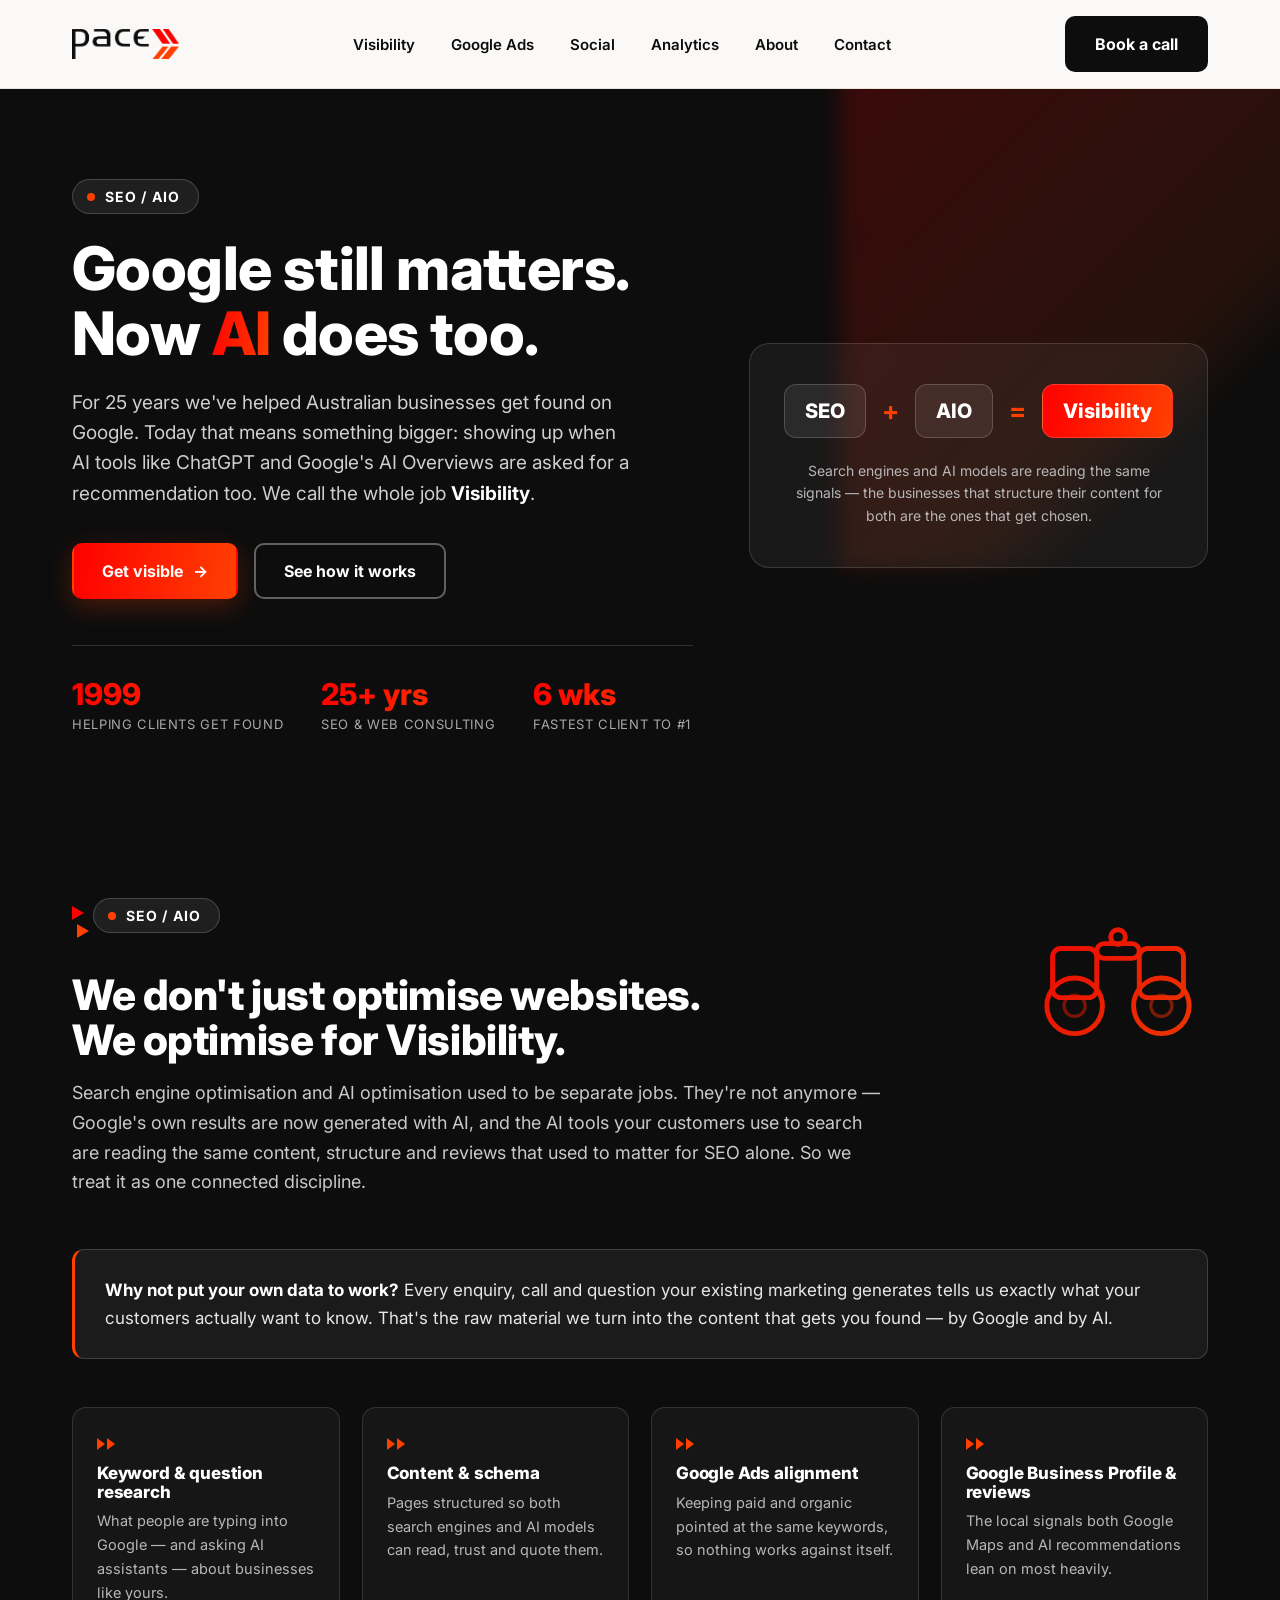
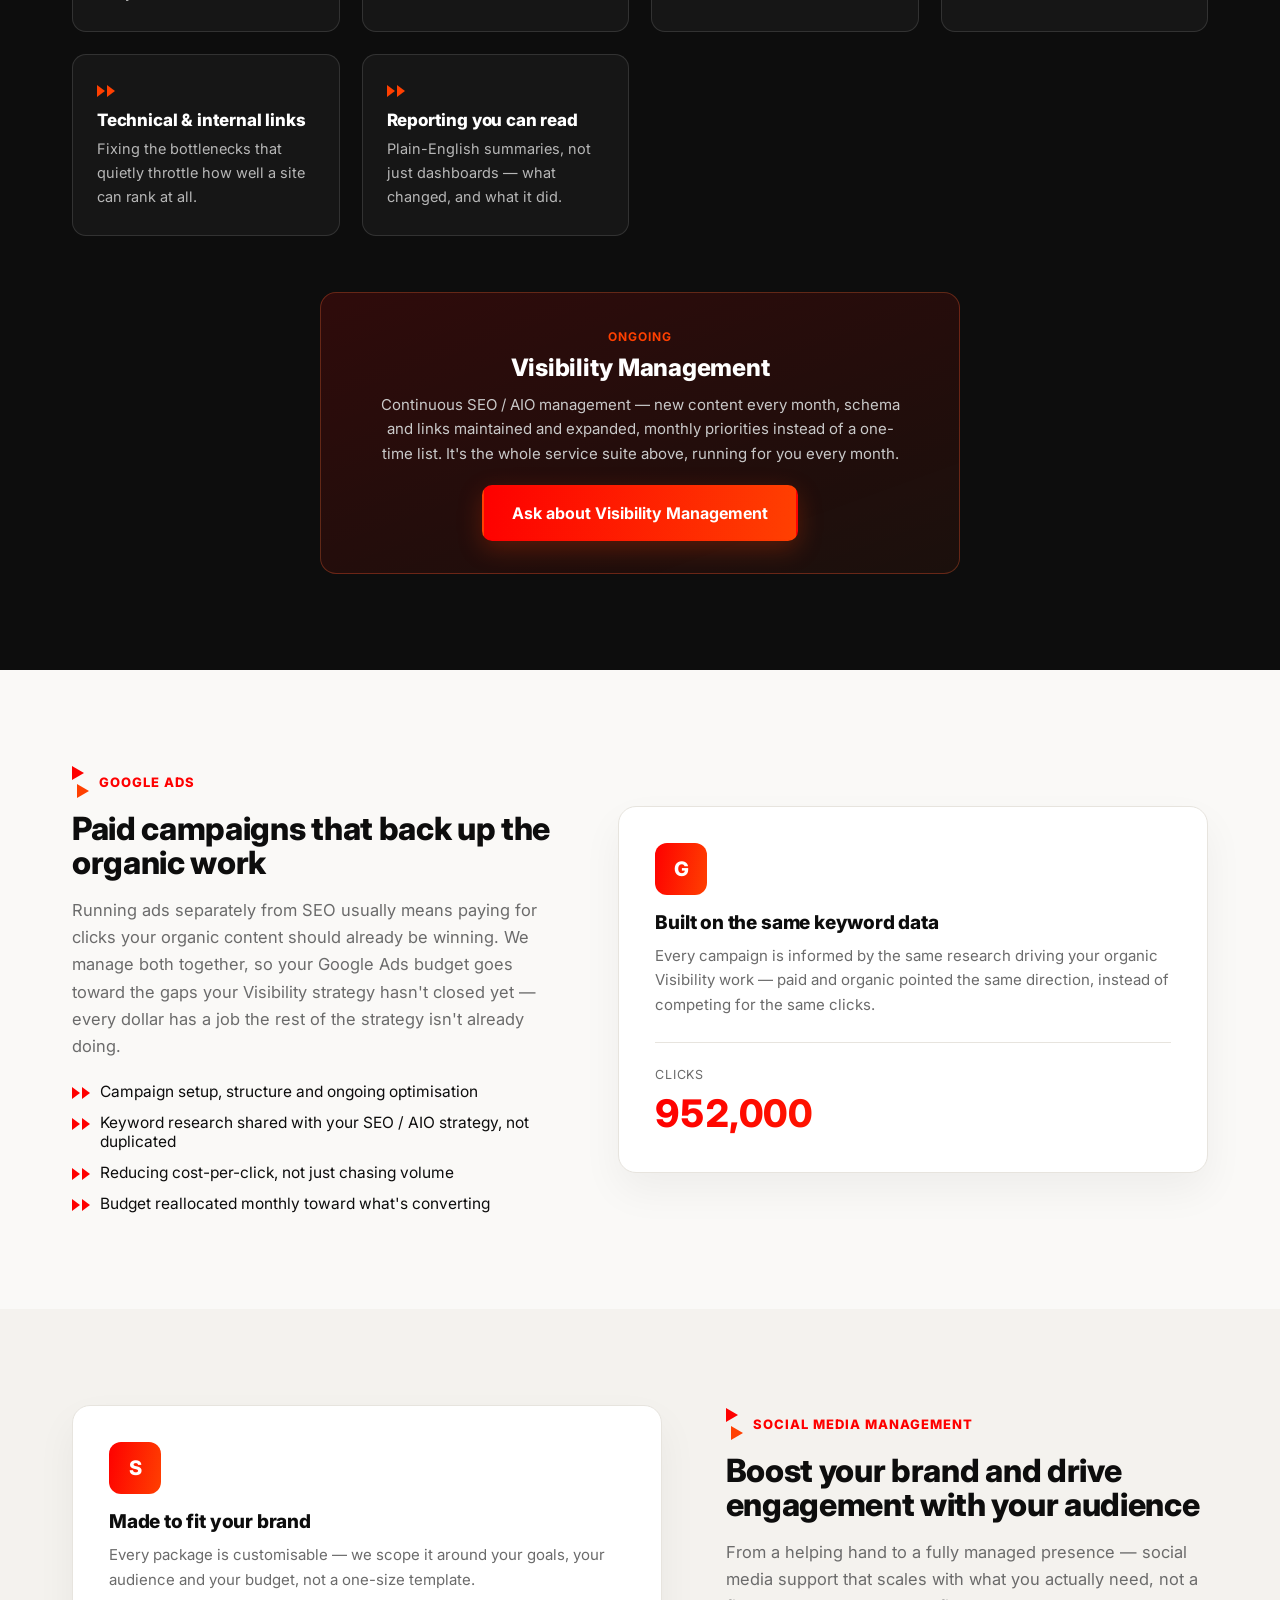
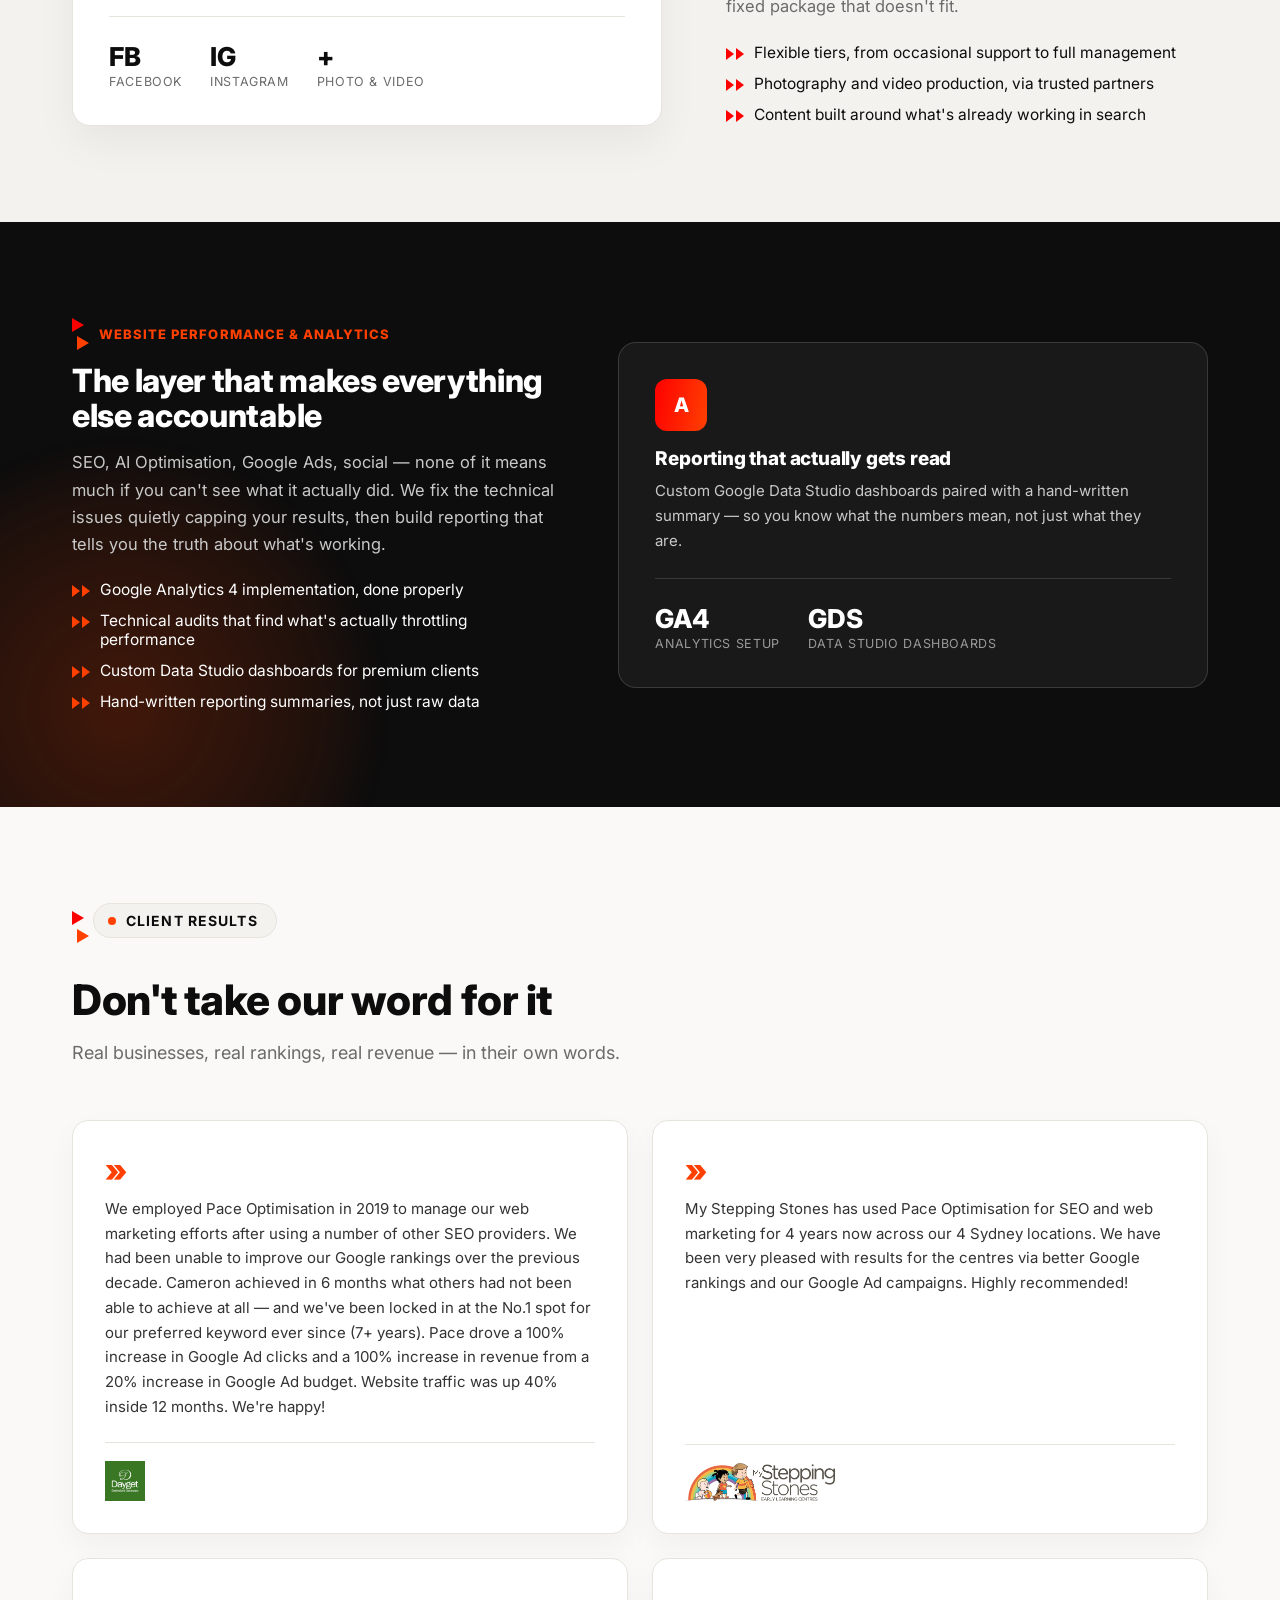
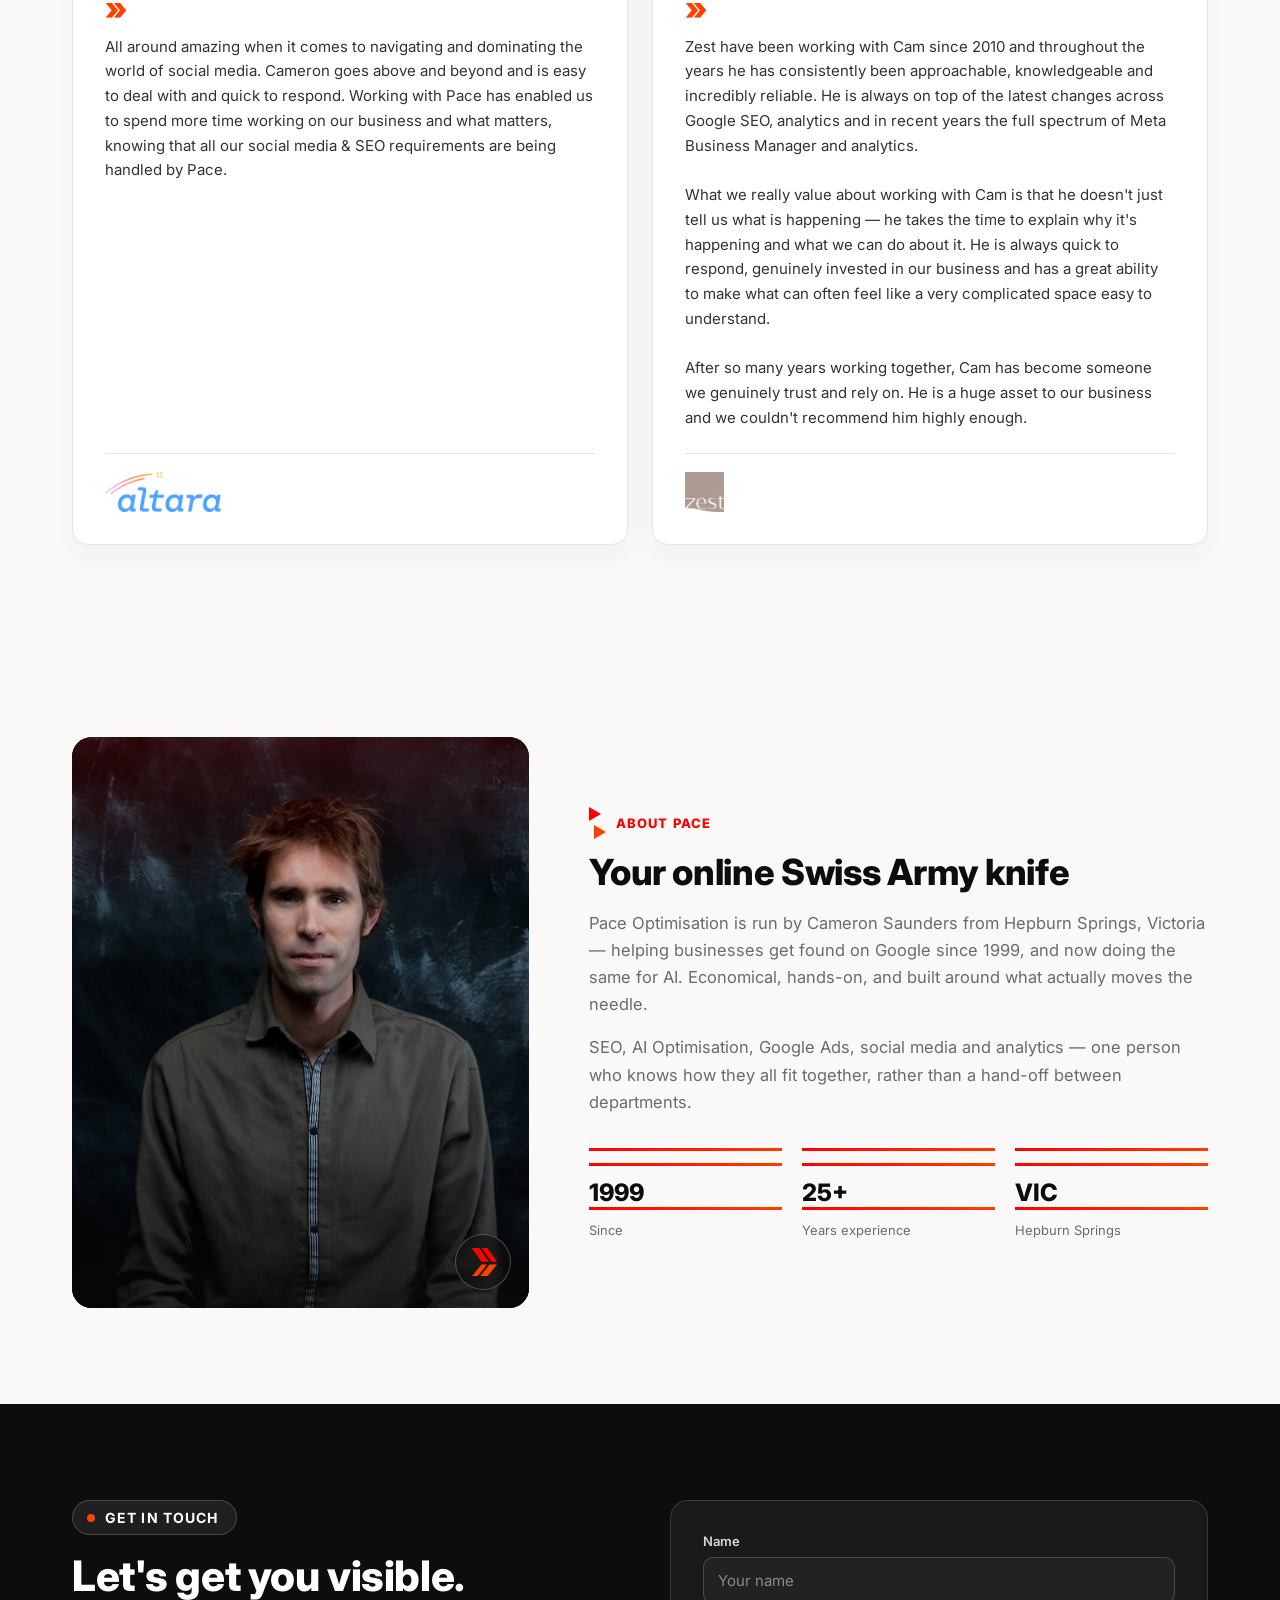
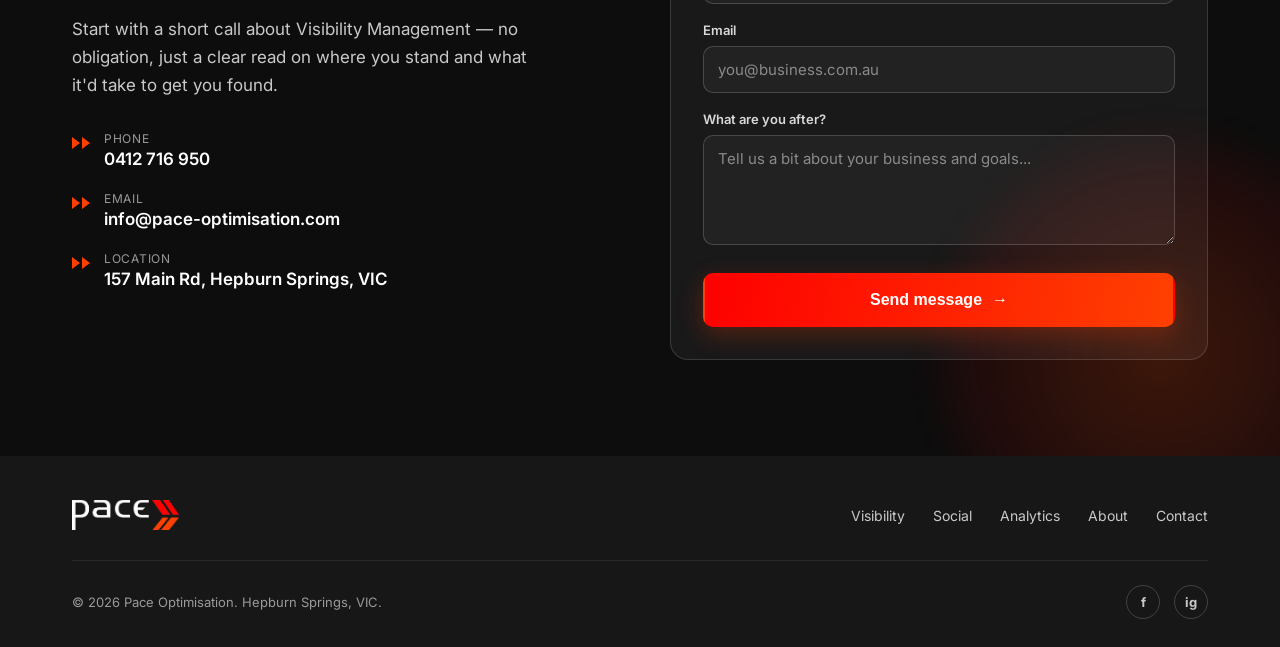
<file: index.html>
<!DOCTYPE html>
<html lang="en">
<head>
<meta charset="UTF-8">
<meta name="viewport" content="width=device-width, initial-scale=1.0">
<title>Pace Optimisation — SEO / AIO Visibility for Australian Businesses</title>
<meta name="description" content="Pace Optimisation helps businesses get found on Google and recommended by AI. SEO, AI Optimisation (AIO), social media and analytics — 25 years' experience.">
<link rel="icon" type="image/png" sizes="32x32" href="assets/favicon-32.png">
<link rel="apple-touch-icon" href="assets/favicon-180.png">
<link rel="preconnect" href="https://fonts.googleapis.com">
<link rel="preconnect" href="https://fonts.gstatic.com" crossorigin>
<link href="https://fonts.googleapis.com/css2?family=Inter:wght@400;500;600;700;800;900&display=swap" rel="stylesheet">
<link rel="stylesheet" href="css/styles.css">
</head>
<body>

<header>
  <nav class="wrap">
    <a href="#top" aria-label="Pace Optimisation home">
      <img class="logo-img" src="assets/pace-logo.png" alt="Pace Optimisation">
    </a>
    <div class="nav-links" id="navLinks">
      <a href="#visibility">Visibility</a>
      <a href="#ads">Google Ads</a>
      <a href="#social">Social</a>
      <a href="#analytics">Analytics</a>
      <a href="#about">About</a>
      <a href="#contact">Contact</a>
    </div>
    <div class="nav-cta" style="display:flex;align-items:center;gap:12px;">
      <a href="#contact" class="btn btn-dark">Book a call</a>
      <button class="nav-toggle" id="navToggle" aria-label="Toggle menu" aria-expanded="false">
        <span></span><span></span><span></span>
      </button>
    </div>
  </nav>
</header>

<main id="top">

  <!-- HERO -->
  <section class="hero">
    <div class="wrap hero-grid">
      <div>
        <span class="eyebrow"><span class="dot"></span>SEO / AIO</span>
        <h1>Google still matters.<br>Now <span class="hl">AI</span> does too.</h1>
        <p class="lede">For 25 years we've helped Australian businesses get found on Google. Today that means something bigger: showing up when AI tools like ChatGPT and Google's AI Overviews are asked for a recommendation too. We call the whole job <strong style="color:#fff">Visibility</strong>.</p>
        <div class="hero-ctas">
          <a href="#contact" class="btn btn-primary">Get visible <span class="arrow">→</span></a>
          <a href="#visibility" class="btn btn-outline">See how it works</a>
        </div>
        <div class="hero-stats">
          <div>
            <div class="stat-num">1999</div>
            <div class="stat-label">Helping clients get&nbsp;found</div>
          </div>
          <div>
            <div class="stat-num">25+ yrs</div>
            <div class="stat-label">SEO &amp; web consulting</div>
          </div>
          <div>
            <div class="stat-num">6 wks</div>
            <div class="stat-label">Fastest client to #1</div>
          </div>
        </div>
      </div>
      <div class="hero-visual">
        <div class="formula-card">
          <div class="formula-row">
            <span class="formula-pill">SEO</span>
            <span class="formula-op">+</span>
            <span class="formula-pill">AIO</span>
            <span class="formula-op">=</span>
            <span class="formula-pill formula-result">Visibility</span>
          </div>
          <p class="formula-caption">Search engines and AI models are reading the same signals — the businesses that structure their content for both are the ones that get chosen.</p>
        </div>
      </div>
    </div>
  </section>

  <!-- VISIBILITY (flagship service, combines SEO + AIO) -->
  <section class="visibility-band" id="visibility">
    <div class="wrap">
      <div class="section-head-row">
        <div class="section-head">
          <div class="brand-mark"><span></span><span></span></div>
          <span class="eyebrow"><span class="dot"></span>SEO / AIO</span>
          <h2>We don't just optimise websites.<br>We optimise for Visibility.</h2>
          <p>Search engine optimisation and AI optimisation used to be separate jobs. They're not anymore — Google's own results are now generated with AI, and the AI tools your customers use to search are reading the same content, structure and reviews that used to matter for SEO alone. So we treat it as one connected discipline.</p>
        </div>
        <div class="visibility-icon" aria-hidden="true">
          <svg viewBox="0 0 220 180" fill="none" xmlns="http://www.w3.org/2000/svg">
            <defs>
              <linearGradient id="binocGrad" x1="0" y1="0" x2="220" y2="180" gradientUnits="userSpaceOnUse">
                <stop offset="0" stop-color="#fe0000"/>
                <stop offset="1" stop-color="#ff4001"/>
              </linearGradient>
            </defs>
            <!-- focus wheel -->
            <circle cx="110" cy="38" r="9" stroke="url(#binocGrad)" stroke-width="6"/>
            <!-- bridge -->
            <rect x="84" y="46" width="52" height="18" rx="9" stroke="url(#binocGrad)" stroke-width="6"/>
            <!-- barrels -->
            <path d="M40 52h34a10 10 0 0 1 10 10v40a10 10 0 0 1-10 10H40a10 10 0 0 1-10-10V62a10 10 0 0 1 10-10Z" stroke="url(#binocGrad)" stroke-width="6"/>
            <path d="M180 52h-34a10 10 0 0 0-10 10v40a10 10 0 0 0 10 10h34a10 10 0 0 0 10-10V62a10 10 0 0 0-10-10Z" stroke="url(#binocGrad)" stroke-width="6"/>
            <!-- lenses -->
            <circle cx="57" cy="122" r="34" stroke="url(#binocGrad)" stroke-width="6"/>
            <circle cx="163" cy="122" r="34" stroke="url(#binocGrad)" stroke-width="6"/>
            <circle cx="57" cy="122" r="13" stroke="url(#binocGrad)" stroke-width="4" opacity="0.5"/>
            <circle cx="163" cy="122" r="13" stroke="url(#binocGrad)" stroke-width="4" opacity="0.5"/>
          </svg>
        </div>
      </div>

      <div class="callout">
        <strong>Why not put your own data to work?</strong> Every enquiry, call and question your existing marketing generates tells us exactly what your customers actually want to know. That's the raw material we turn into the content that gets you found — by Google and by AI.
      </div>

      <div class="feature-grid">
        <div class="feature-card">
          <div class="chev"><span></span><span></span></div>
          <h4>Keyword &amp; question research</h4>
          <p>What people are typing into Google — and asking AI assistants — about businesses like yours.</p>
        </div>
        <div class="feature-card">
          <div class="chev"><span></span><span></span></div>
          <h4>Content &amp; schema</h4>
          <p>Pages structured so both search engines and AI models can read, trust and quote them.</p>
        </div>
        <div class="feature-card">
          <div class="chev"><span></span><span></span></div>
          <h4>Google Ads alignment</h4>
          <p>Keeping paid and organic pointed at the same keywords, so nothing works against itself.</p>
        </div>
        <div class="feature-card">
          <div class="chev"><span></span><span></span></div>
          <h4>Google Business Profile &amp; reviews</h4>
          <p>The local signals both Google Maps and AI recommendations lean on most heavily.</p>
        </div>
        <div class="feature-card">
          <div class="chev"><span></span><span></span></div>
          <h4>Technical &amp; internal links</h4>
          <p>Fixing the bottlenecks that quietly throttle how well a site can rank at all.</p>
        </div>
        <div class="feature-card">
          <div class="chev"><span></span><span></span></div>
          <h4>Reporting you can read</h4>
          <p>Plain-English summaries, not just dashboards — what changed, and what it did.</p>
        </div>
      </div>

      <div class="paths paths-single">
        <div class="path-card ongoing">
          <span class="tag">Ongoing</span>
          <h3>Visibility Management</h3>
          <p>Continuous SEO / AIO management — new content every month, schema and links maintained and expanded, monthly priorities instead of a one-time list. It's the whole service suite above, running for you every month.</p>
          <a href="#contact" class="btn btn-primary">Ask about Visibility Management</a>
        </div>
      </div>
    </div>
  </section>

  <!-- GOOGLE ADS -->
  <section id="ads">
    <div class="wrap service-row">
      <div class="service-copy">
        <div class="service-tag-row"><div class="brand-mark"><span></span><span></span></div><span class="service-tag">Google Ads</span></div>
        <h3>Paid campaigns that back up the organic work</h3>
        <p>Running ads separately from SEO usually means paying for clicks your organic content should already be winning. We manage both together, so your Google Ads budget goes toward the gaps your Visibility strategy hasn't closed yet — every dollar has a job the rest of the strategy isn't already doing.</p>
        <ul class="service-list">
          <li><span class="chev"><span></span><span></span></span> Campaign setup, structure and ongoing optimisation</li>
          <li><span class="chev"><span></span><span></span></span> Keyword research shared with your SEO / AIO strategy, not duplicated</li>
          <li><span class="chev"><span></span><span></span></span> Reducing cost-per-click, not just chasing volume</li>
          <li><span class="chev"><span></span><span></span></span> Budget reallocated monthly toward what's converting</li>
        </ul>
      </div>
      <div class="service-panel">
        <div class="panel-icon">G</div>
        <h4 style="font-size:19px;margin-bottom:10px;">Built on the same keyword data</h4>
        <p style="font-size:15px;">Every campaign is informed by the same research driving your organic Visibility work — paid and organic pointed the same direction, instead of competing for the same clicks.</p>
        <div class="ticker" id="adsTicker">
          <div class="ticker-label" id="tickerLabel">Clicks</div>
          <div class="ticker-value" id="tickerValue">0</div>
        </div>
      </div>
    </div>
  </section>

  <!-- SOCIAL -->
  <section class="section-alt" id="social">
    <div class="wrap service-row reverse">
      <div class="service-panel">
        <div class="panel-icon">S</div>
        <h4 style="font-size:19px;margin-bottom:10px;">Made to fit your brand</h4>
        <p style="font-size:15px;">Every package is customisable — we scope it around your goals, your audience and your budget, not a one-size template.</p>
        <div class="panel-stat-row">
          <div><span class="n">FB</span><span class="l">Facebook</span></div>
          <div><span class="n">IG</span><span class="l">Instagram</span></div>
          <div><span class="n">+</span><span class="l">Photo &amp; video</span></div>
        </div>
      </div>
      <div class="service-copy">
        <div class="service-tag-row"><div class="brand-mark"><span></span><span></span></div><span class="service-tag">Social Media Management</span></div>
        <h3>Boost your brand and drive engagement with your audience</h3>
        <p>From a helping hand to a fully managed presence — social media support that scales with what you actually need, not a fixed package that doesn't fit.</p>
        <ul class="service-list">
          <li><span class="chev"><span></span><span></span></span> Flexible tiers, from occasional support to full management</li>
          <li><span class="chev"><span></span><span></span></span> Photography and video production, via trusted partners</li>
          <li><span class="chev"><span></span><span></span></span> Content built around what's already working in search</li>
        </ul>
      </div>
    </div>
  </section>

  <!-- ANALYTICS (4th, given more weight/authority) -->
  <section class="analytics-band" id="analytics">
    <div class="wrap service-row">
      <div class="service-copy">
        <div class="service-tag-row"><div class="brand-mark"><span></span><span></span></div><span class="service-tag">Website Performance &amp; Analytics</span></div>
        <h3>The layer that makes everything else accountable</h3>
        <p>SEO, AI Optimisation, Google Ads, social — none of it means much if you can't see what it actually did. We fix the technical issues quietly capping your results, then build reporting that tells you the truth about what's working.</p>
        <ul class="service-list">
          <li><span class="chev"><span></span><span></span></span> Google Analytics 4 implementation, done properly</li>
          <li><span class="chev"><span></span><span></span></span> Technical audits that find what's actually throttling performance</li>
          <li><span class="chev"><span></span><span></span></span> Custom Data Studio dashboards for premium clients</li>
          <li><span class="chev"><span></span><span></span></span> Hand-written reporting summaries, not just raw data</li>
        </ul>
      </div>
      <div class="service-panel">
        <div class="panel-icon">A</div>
        <h4 style="font-size:19px;margin-bottom:10px;">Reporting that actually gets read</h4>
        <p style="font-size:15px;">Custom Google Data Studio dashboards paired with a hand-written summary — so you know what the numbers mean, not just what they are.</p>
        <div class="panel-stat-row">
          <div><span class="n">GA4</span><span class="l">Analytics setup</span></div>
          <div><span class="n">GDS</span><span class="l">Data Studio dashboards</span></div>
        </div>
      </div>
    </div>
  </section>

  <!-- TESTIMONIALS -->
  <section id="testimonials">
    <div class="wrap">
      <div class="section-head">
        <div class="brand-mark"><span></span><span></span></div>
        <span class="eyebrow on-light"><span class="dot"></span>Client results</span>
        <h2>Don't take our word for it</h2>
        <p>Real businesses, real rankings, real revenue — in their own words.</p>
      </div>
      <div class="testimonial-grid">
        <div class="testimonial-card">
          <div class="quote-mark">&raquo;</div>
          <p class="quote-text">We employed Pace Optimisation in 2019 to manage our web marketing efforts after using a number of other SEO providers. We had been unable to improve our Google rankings over the previous decade. Cameron achieved in 6 months what others had not been able to achieve at all — and we've been locked in at the No.1 spot for our preferred keyword ever since (7+ years). Pace drove a 100% increase in Google Ad clicks and a 100% increase in revenue from a 20% increase in Google Ad budget. Website traffic was up 40% inside 12 months. We're happy!</p>
          <div class="testimonial-attribution">
            <img class="client-logo" src="assets/clients/dayget.png" alt="Dayget — Daylesford Getaways logo">
          </div>
        </div>
        <div class="testimonial-card">
          <div class="quote-mark">&raquo;</div>
          <p class="quote-text">My Stepping Stones has used Pace Optimisation for SEO and web marketing for 4 years now across our 4 Sydney locations. We have been very pleased with results for the centres via better Google rankings and our Google Ad campaigns. Highly recommended!</p>
          <div class="testimonial-attribution">
            <img class="client-logo" src="assets/clients/steppingstones.png" alt="My Stepping Stones Early Learning Centres logo">
          </div>
        </div>
        <div class="testimonial-card">
          <div class="quote-mark">&raquo;</div>
          <p class="quote-text">All around amazing when it comes to navigating and dominating the world of social media. Cameron goes above and beyond and is easy to deal with and quick to respond. Working with Pace has enabled us to spend more time working on our business and what matters, knowing that all our social media &amp; SEO requirements are being handled by Pace.</p>
          <div class="testimonial-attribution">
            <img class="client-logo" src="assets/clients/altara.png" alt="Altara logo">
          </div>
        </div>
        <div class="testimonial-card">
          <div class="quote-mark">&raquo;</div>
          <p class="quote-text">Zest have been working with Cam since 2010 and throughout the years he has consistently been approachable, knowledgeable and incredibly reliable. He is always on top of the latest changes across Google SEO, analytics and in recent years the full spectrum of Meta Business Manager and analytics.<br><br>What we really value about working with Cam is that he doesn't just tell us what is happening — he takes the time to explain why it's happening and what we can do about it. He is always quick to respond, genuinely invested in our business and has a great ability to make what can often feel like a very complicated space easy to understand.<br><br>After so many years working together, Cam has become someone we genuinely trust and rely on. He is a huge asset to our business and we couldn't recommend him highly enough.</p>
          <div class="testimonial-attribution">
            <img class="client-logo" src="assets/clients/zest.png" alt="Zest logo">
          </div>
        </div>
      </div>
    </div>
  </section>

  <!-- ABOUT -->
  <section id="about">
    <div class="wrap about-grid">
      <div class="about-photo">
        <img class="about-portrait" src="assets/cameron-portrait.jpg" alt="Cameron Saunders, Director of Pace Optimisation">
        <div class="about-photo-badge">
          <img src="assets/pace-mark.png" alt="Pace mark">
        </div>
      </div>
      <div class="about-copy">
        <div class="service-tag-row"><div class="brand-mark"><span></span><span></span></div><span class="service-tag">About Pace</span></div>
        <h2>Your online Swiss Army knife</h2>
        <p>Pace Optimisation is run by Cameron Saunders from Hepburn Springs, Victoria — helping businesses get found on Google since 1999, and now doing the same for AI. Economical, hands-on, and built around what actually moves the needle.</p>
        <p>SEO, AI Optimisation, Google Ads, social media and analytics — one person who knows how they all fit together, rather than a hand-off between departments.</p>
        <div class="about-facts">
          <div><div class="n">1999</div><div class="l">Since</div></div>
          <div><div class="n">25+</div><div class="l">Years experience</div></div>
          <div><div class="n">VIC</div><div class="l">Hepburn Springs</div></div>
        </div>
      </div>
    </div>
  </section>

  <!-- CONTACT -->
  <section class="contact-band" id="contact">
    <div class="wrap contact-grid">
      <div>
        <span class="eyebrow"><span class="dot"></span>Get in touch</span>
        <h2 style="margin-top:18px;">Let's get you visible.</h2>
        <p class="lede">Start with a short call about Visibility Management — no obligation, just a clear read on where you stand and what it'd take to get you found.</p>

        <div class="contact-detail">
          <span class="chev"><span></span><span></span></span>
          <div><div>Phone</div><div>0412 716 950</div></div>
        </div>
        <div class="contact-detail">
          <span class="chev"><span></span><span></span></span>
          <div><div>Email</div><div>info@pace-optimisation.com</div></div>
        </div>
        <div class="contact-detail">
          <span class="chev"><span></span><span></span></span>
          <div><div>Location</div><div>157 Main Rd, Hepburn Springs, VIC</div></div>
        </div>
      </div>
      <form class="contact-form" action="https://formspree.io/f/meaebral" method="POST">
  <div class="form-row">
    <div class="field">
      <label for="name">Name</label>
      <input id="name" name="name" type="text" placeholder="Your name">
    </div>
    <div class="field">
      <label for="email">Email</label>
      <input id="email" name="email" type="email" placeholder="you@business.com.au">
    </div>
  </div>
  <div class="field">
    <label for="message">What are you after?</label>
    <textarea id="message" name="message" placeholder="Tell us a bit about your business and goals..."></textarea>
  </div>
  <button type="submit" class="btn btn-primary">Send message <span class="arrow">→</span></button>
</form>
    </div>
  </section>

</main>

<footer>
  <div class="wrap">
    <div class="footer-top">
      <img class="logo-img" src="assets/pace-logo-white.png" alt="Pace Optimisation">
      <div class="footer-links">
        <a href="#visibility">Visibility</a>
        <a href="#social">Social</a>
        <a href="#analytics">Analytics</a>
        <a href="#about">About</a>
        <a href="#contact">Contact</a>
      </div>
    </div>
    <div class="footer-bottom">
      <div>© <span id="year"></span> Pace Optimisation. Hepburn Springs, VIC.</div>
      <div class="socials">
        <a href="#" aria-label="Facebook">f</a>
        <a href="#" aria-label="Instagram">ig</a>
      </div>
    </div>
  </div>
</footer>

<script src="js/main.js" defer></script>

</body>
</html>
</file>
<file: css/styles.css>
:root{
    --black:#0d0d0d;
    --near-black:#171717;
    --red:#fe0000;
    --orange:#ff4001;
    --white:#ffffff;
    --off-white:#faf9f7;
    --paper:#f4f2ee;
    --line:#e7e4de;
    --muted:#6b6b6b;
    --grad: linear-gradient(100deg, var(--red), var(--orange));
    --maxw: 1200px;
  }
  *{box-sizing:border-box;}
  html{scroll-behavior:smooth;}
  body{
    margin:0;
    font-family:'Inter',-apple-system,BlinkMacSystemFont,sans-serif;
    color:var(--black);
    background:var(--off-white);
    -webkit-font-smoothing:antialiased;
  }
  img{max-width:100%;display:block;}
  a{color:inherit;text-decoration:none;}
  .wrap{max-width:var(--maxw);margin:0 auto;padding:0 32px;}
  .eyebrow{
    display:inline-flex;align-items:center;gap:10px;
    background:rgba(255,255,255,0.08);
    border:1px solid rgba(255,255,255,0.18);
    border-radius:999px;padding:8px 18px 8px 14px;
    font-size:14px;font-weight:700;letter-spacing:0.08em;text-transform:uppercase;
    color:#fff;
  }
  .eyebrow.on-light{
    background:var(--paper);
    border:1px solid var(--line);
    color:var(--black);
  }
  .eyebrow .dot{width:8px;height:8px;border-radius:50%;background:var(--orange);flex-shrink:0;}
  .chev{
    display:inline-flex;align-items:center;gap:2px;
  }
  .chev span{
    width:0;height:0;
    border-top:6px solid transparent;
    border-bottom:6px solid transparent;
    border-left:8px solid currentColor;
  }
  h1,h2,h3,h4{margin:0;font-weight:800;letter-spacing:-0.01em;line-height:1.08;}
  p{line-height:1.65;color:var(--muted);margin:0;}
  .btn{
    display:inline-flex;align-items:center;gap:10px;
    padding:16px 28px;border-radius:10px;
    font-weight:700;font-size:16px;
    border:2px solid transparent;
    cursor:pointer;
    transition:transform .15s ease, box-shadow .15s ease;
  }
  .btn:hover{transform:translateY(-2px);}
  .btn-primary{background:var(--grad);color:#fff;box-shadow:0 8px 24px rgba(254,64,1,0.25);}
  .btn-dark{background:var(--black);color:#fff;}
  .btn-outline{background:transparent;border-color:rgba(255,255,255,0.35);color:#fff;}
  .btn-outline.on-light{border-color:var(--black);color:var(--black);}
  .btn .arrow{display:inline-block;transform:translateX(0);transition:transform .15s ease;}
  .btn:hover .arrow{transform:translateX(4px);}

  /* NAV */
  header{
    position:sticky;top:0;z-index:100;
    background:rgba(250,249,247,0.92);
    backdrop-filter:blur(10px);
    border-bottom:1px solid var(--line);
  }
  nav.wrap{
    display:flex;align-items:center;justify-content:space-between;
    padding:16px 32px;
  }
  .logo-img{height:30px;width:auto;}
  .nav-links{display:flex;align-items:center;gap:36px;}
  .nav-links a{font-weight:600;font-size:15px;color:var(--black);}
  .nav-links a:hover{color:var(--red);}
  .nav-cta{display:flex;align-items:center;}
  .nav-toggle{
    display:none;
    width:42px;height:42px;border-radius:8px;
    border:1px solid var(--line);background:#fff;
    align-items:center;justify-content:center;
    cursor:pointer;flex-direction:column;gap:4px;
  }
  .nav-toggle span{width:18px;height:2px;background:var(--black);display:block;}
  @media (max-width: 880px){
    .nav-links{
      display:none;
      position:absolute;top:100%;left:0;right:0;
      background:var(--off-white);
      border-bottom:1px solid var(--line);
      flex-direction:column;align-items:flex-start;gap:0;
      padding:8px 32px 20px;
    }
    .nav-links.open{display:flex;}
    .nav-links a{padding:14px 0;width:100%;border-top:1px solid var(--line);}
    .nav-toggle{display:flex;}
  }

  /* HERO */
  .hero{
    background:var(--black);
    color:#fff;
    padding:90px 0 70px;
    position:relative;
    overflow:hidden;
  }
  .hero::after{
    content:"";
    position:absolute;right:-120px;top:-80px;
    width:560px;height:560px;
    background:
      linear-gradient(135deg, rgba(254,0,0,0.20), rgba(255,64,1,0.10) 60%, transparent 70%);
    filter:blur(10px);
    pointer-events:none;
  }
  .hero-grid{
    position:relative;z-index:1;
    display:grid;grid-template-columns:1.15fr 0.85fr;gap:56px;align-items:center;
  }
  .hero h1{
    font-size:clamp(36px,5vw,60px);
    margin:22px 0 22px;
    max-width:640px;
  }
  .hero h1 .hl{
    background:var(--grad);
    -webkit-background-clip:text;background-clip:text;color:transparent;
  }
  .hero p.lede{
    font-size:19px;line-height:1.6;color:#cfcfcf;max-width:560px;margin-bottom:34px;
  }
  .hero-ctas{display:flex;gap:16px;flex-wrap:wrap;margin-bottom:46px;}
  .hero-stats{
    display:grid;grid-template-columns:repeat(3,auto);gap:36px;
    padding-top:30px;border-top:1px solid rgba(255,255,255,0.15);
  }
  .stat-num{
    font-size:30px;font-weight:800;
    background:var(--grad);-webkit-background-clip:text;background-clip:text;color:transparent;
  }
  .stat-label{font-size:13px;color:#a9a9a9;margin-top:4px;text-transform:uppercase;letter-spacing:0.05em;}

  .hero-visual{
    position:relative;z-index:1;
    display:flex;align-items:center;justify-content:center;
  }
  .formula-card{
    background:rgba(255,255,255,0.05);
    border:1px solid rgba(255,255,255,0.14);
    border-radius:20px;
    padding:40px 34px;
    width:100%;
    backdrop-filter:blur(6px);
  }
  .formula-row{display:flex;align-items:center;justify-content:center;gap:16px;flex-wrap:wrap;text-align:center;}
  .formula-pill{
    padding:14px 20px;border-radius:12px;font-weight:800;font-size:20px;
    background:rgba(255,255,255,0.08);border:1px solid rgba(255,255,255,0.18);
  }
  .formula-op{font-size:26px;font-weight:700;color:var(--orange);}
  .formula-result{
    background:var(--grad);color:#fff;
  }
  .formula-caption{
    text-align:center;margin-top:22px;font-size:14px;color:#b7b7b7;line-height:1.6;
  }

  /* SECTIONS */
  section{padding:96px 0;}
  .brand-mark{display:inline-flex;flex-direction:column;gap:4px;margin-bottom:16px;}
  .brand-mark span{width:0;height:0;border-top:7px solid transparent;border-bottom:7px solid transparent;border-left:12px solid;}
  .brand-mark span:first-child{border-left-color:var(--red);}
  .brand-mark span:last-child{border-left-color:var(--orange);margin-left:5px;}
  .service-tag-row{display:flex;align-items:center;gap:10px;margin-bottom:14px;}
  .service-tag-row .brand-mark{margin-bottom:0;}
  .service-tag-row .service-tag{margin-bottom:0;}

  .section-head-row{display:flex;justify-content:space-between;align-items:flex-start;gap:40px;margin-bottom:52px;}
  .section-head-row .section-head{flex:1;margin-bottom:0;}
  .visibility-icon{flex-shrink:0;width:180px;padding-top:8px;opacity:0.92;}
  @media (max-width:900px){.visibility-icon{display:none;}}

  .section-head{max-width:760px;margin-bottom:52px;}
  .section-head h2{font-size:clamp(28px,4vw,42px);margin:18px 0 16px;}
  .section-head p{font-size:18px;}
  .section-alt{background:var(--paper);}

  /* VISIBILITY (flagship) */
  .visibility-band{
    background:var(--black);color:#fff;
  }
  .visibility-band .section-head p{color:#c9c9c9;}
  .visibility-band .section-head{max-width:820px;}
  .callout{
    background:rgba(255,255,255,0.06);
    border:1px solid rgba(255,255,255,0.16);
    border-left:3px solid var(--orange);
    border-radius:12px;
    padding:26px 30px;
    margin:40px 0 48px;
    font-size:17px;line-height:1.65;color:#e7e7e7;
  }
  .callout strong{color:#fff;}
  .feature-grid{
    display:grid;grid-template-columns:repeat(auto-fit,minmax(230px,1fr));
    gap:22px;
  }
  .feature-card{
    background:rgba(255,255,255,0.04);
    border:1px solid rgba(255,255,255,0.12);
    border-radius:14px;padding:26px 24px;
  }
  .feature-card .chev{color:var(--orange);margin-bottom:14px;}
  .feature-card h4{font-size:17px;color:#fff;margin-bottom:8px;}
  .feature-card p{font-size:14.5px;color:#b7b7b7;}

  .paths{
    margin-top:56px;
    display:grid;grid-template-columns:1fr 1fr;gap:24px;
  }
  .paths.paths-single{grid-template-columns:1fr;max-width:640px;margin-left:auto;margin-right:auto;}
  .paths-single .path-card{text-align:center;}
  .paths-single .path-card p{margin-left:auto;margin-right:auto;max-width:520px;}
  .path-card{
    border-radius:16px;padding:32px;
    border:1px solid rgba(255,255,255,0.14);
  }
  .path-card.one-off{background:rgba(255,255,255,0.04);}
  .path-card.ongoing{background:linear-gradient(160deg, rgba(254,0,0,0.14), rgba(255,64,1,0.06));border-color:rgba(255,100,50,0.3);}
  .path-card .tag{font-size:12px;text-transform:uppercase;letter-spacing:.08em;font-weight:700;color:var(--orange);}
  .path-card h3{color:#fff;font-size:24px;margin:10px 0 12px;}
  .path-card p{color:#c9c9c9;font-size:15px;margin-bottom:18px;}

  @media (max-width: 760px){
    .hero-grid{grid-template-columns:1fr;}
    .hero-stats{grid-template-columns:repeat(3,1fr);gap:18px;}
    .paths{grid-template-columns:1fr;}
  }

  /* SERVICE ROWS (Social / Analytics) */
  .service-row{
    display:grid;grid-template-columns:0.9fr 1.1fr;gap:64px;align-items:center;
  }
  .service-row.reverse{grid-template-columns:1.1fr 0.9fr;}
  .service-row.reverse .service-copy{order:2;}
  .service-row.reverse .service-panel{order:1;}
  .service-tag{
    display:inline-flex;align-items:center;gap:8px;
    font-size:13px;font-weight:800;letter-spacing:0.08em;text-transform:uppercase;color:var(--red);
    margin-bottom:14px;
  }
  .service-copy h3{font-size:clamp(24px,3vw,32px);margin-bottom:16px;}
  .service-copy p{font-size:16.5px;margin-bottom:18px;}
  .service-list{list-style:none;padding:0;margin:22px 0 0;display:flex;flex-direction:column;gap:12px;}
  .service-list li{display:flex;align-items:flex-start;gap:10px;font-size:15.5px;color:var(--black);}
  .service-list .chev{color:var(--red);margin-top:5px;flex-shrink:0;}
  .service-panel{
    background:#fff;border:1px solid var(--line);border-radius:18px;
    padding:36px;
    box-shadow:0 18px 40px rgba(0,0,0,0.05);
  }
  .panel-icon{
    width:52px;height:52px;border-radius:12px;
    background:var(--grad);
    display:flex;align-items:center;justify-content:center;
    color:#fff;font-weight:800;font-size:20px;
    margin-bottom:18px;
  }
  .panel-stat-row{display:flex;gap:28px;margin-top:24px;padding-top:24px;border-top:1px solid var(--line);}
  .panel-stat-row div span{display:block;}
  .panel-stat-row .n{font-size:26px;font-weight:800;color:var(--black);}
  .panel-stat-row .l{font-size:12.5px;color:var(--muted);text-transform:uppercase;letter-spacing:.05em;margin-top:2px;}

  /* TICKER (Google Ads live-style stat rotator) */
  .ticker{margin-top:24px;padding-top:24px;border-top:1px solid var(--line);}
  .ticker-label{
    font-size:12.5px;color:var(--muted);text-transform:uppercase;letter-spacing:.06em;
    margin-bottom:8px;transition:opacity .3s ease, transform .3s ease;
  }
  .ticker-value{
    font-size:38px;font-weight:800;
    background:var(--grad);-webkit-background-clip:text;background-clip:text;color:transparent;
    font-variant-numeric:tabular-nums;letter-spacing:-0.01em;
    transition:opacity .3s ease, transform .3s ease;
  }
  .ticker.swap .ticker-label, .ticker.swap .ticker-value{opacity:0;transform:translateY(6px);}

  @media (max-width: 860px){
    .service-row, .service-row.reverse{grid-template-columns:1fr;gap:36px;}
    .service-row.reverse .service-copy{order:1;}
    .service-row.reverse .service-panel{order:2;}
  }

  /* ANALYTICS — dark, authoritative 4th section */
  .analytics-band{background:var(--black);color:#fff;position:relative;overflow:hidden;}
  .analytics-band::after{
    content:"";position:absolute;left:-140px;bottom:-160px;
    width:520px;height:520px;
    background:radial-gradient(circle, rgba(255,64,1,0.22), rgba(255,64,1,0.08) 55%, transparent 72%);
    filter:blur(10px);pointer-events:none;
  }
  .analytics-band .wrap{position:relative;z-index:1;}
  .analytics-band .service-tag{color:var(--orange);}
  .analytics-band .service-copy h3{color:#fff;}
  .analytics-band .service-copy p{color:#c9c9c9;}
  .analytics-band .service-list li{color:#fff;}
  .analytics-band .service-list .chev{color:var(--orange);}
  .analytics-band .service-panel{background:rgba(255,255,255,0.05);border:1px solid rgba(255,255,255,0.14);box-shadow:none;}
  .analytics-band .service-panel h4{color:#fff;}
  .analytics-band .service-panel p{color:#c9c9c9;}
  .analytics-band .panel-stat-row{border-top-color:rgba(255,255,255,0.14);}
  .analytics-band .panel-stat-row .n{color:#fff;}
  .analytics-band .panel-stat-row .l{color:#9a9a9a;}

  /* TESTIMONIALS */
  .testimonial-grid{
    display:grid;grid-template-columns:repeat(2,1fr);gap:24px;align-items:stretch;
  }
  .testimonial-card{
    background:#fff;border:1px solid var(--line);border-radius:16px;
    padding:32px;display:flex;flex-direction:column;
    box-shadow:0 12px 30px rgba(0,0,0,0.04);
  }
  .quote-mark{
    font-size:34px;font-weight:800;line-height:1;
    color:var(--orange);margin-bottom:10px;
  }
  .quote-text{font-size:15px;line-height:1.65;color:#333;flex:1;margin-bottom:22px;}
  .testimonial-attribution{
    display:flex;align-items:center;padding-top:18px;border-top:1px solid var(--line);
  }
  .client-logo{max-height:40px;max-width:150px;width:auto;height:auto;object-fit:contain;}
  @media (max-width:900px){.testimonial-grid{grid-template-columns:1fr;}}

  /* ABOUT */
  .about-grid{
    display:grid;grid-template-columns:0.85fr 1.15fr;gap:60px;align-items:center;
  }
  .about-photo{
    aspect-ratio:4/5;border-radius:20px;
    background:var(--black);
    display:flex;align-items:center;justify-content:center;
    position:relative;overflow:hidden;
  }
  .about-portrait{
    width:100%;height:100%;object-fit:cover;object-position:50% 12%;
  }
  .about-photo::after{
    content:"";position:absolute;inset:0;
    background:linear-gradient(175deg, rgba(254,0,0,0.16) 0%, transparent 30%, transparent 65%, rgba(13,13,13,0.55) 100%);
    pointer-events:none;
  }
  .about-photo-badge{
    position:absolute;right:18px;bottom:18px;z-index:2;
    width:56px;height:56px;border-radius:50%;
    background:rgba(13,13,13,0.55);
    border:1px solid rgba(255,255,255,0.25);
    backdrop-filter:blur(4px);
    display:flex;align-items:center;justify-content:center;
  }
  .about-photo-badge img{width:52%;}
  .about-copy .service-tag{color:var(--red);}
  .about-copy h2{font-size:clamp(26px,3.4vw,36px);margin-bottom:18px;}
  .about-copy p{font-size:16.5px;margin-bottom:16px;}
  .about-facts{
    display:grid;grid-template-columns:repeat(3,1fr);gap:20px;margin-top:32px;
  }
  .about-facts div{border-top:3px solid transparent;border-image:var(--grad) 1;padding-top:12px;}
  .about-facts .n{font-size:24px;font-weight:800;}
  .about-facts .l{font-size:13px;color:var(--muted);}
  @media (max-width:860px){
    .about-grid{grid-template-columns:1fr;}
    .about-facts{grid-template-columns:1fr 1fr;}
  }

  /* CONTACT */
  .contact-band{background:var(--black);color:#fff;position:relative;overflow:hidden;}
  .contact-band::after{
    content:"";position:absolute;right:-120px;bottom:-140px;
    width:480px;height:480px;
    background:radial-gradient(circle, rgba(255,64,1,0.20), rgba(254,0,0,0.08) 55%, transparent 72%);
    filter:blur(10px);pointer-events:none;
  }
  .contact-band .wrap{position:relative;z-index:1;}
  .contact-grid{display:grid;grid-template-columns:1fr 1fr;gap:60px;}
  .contact-band h2{font-size:clamp(28px,4vw,42px);margin-bottom:16px;}
  .contact-band p.lede{color:#c9c9c9;font-size:17px;margin-bottom:32px;max-width:480px;}
  .contact-detail{display:flex;gap:14px;align-items:flex-start;margin-bottom:22px;}
  .contact-detail .chev{color:var(--orange);margin-top:6px;}
  .contact-detail div div:first-child{font-size:12px;text-transform:uppercase;letter-spacing:.06em;color:#999;margin-bottom:3px;}
  .contact-detail div div:last-child{font-size:17px;font-weight:600;}
  form{background:rgba(255,255,255,0.05);border:1px solid rgba(255,255,255,0.14);border-radius:18px;padding:32px;}
  .field{margin-bottom:18px;}
  .field label{display:block;font-size:13px;font-weight:600;color:#d8d8d8;margin-bottom:8px;}
  .field input, .field textarea{
    width:100%;padding:13px 14px;border-radius:10px;
    border:1px solid rgba(255,255,255,0.18);
    background:rgba(255,255,255,0.04);color:#fff;font-family:inherit;font-size:15px;
  }
  .field input::placeholder, .field textarea::placeholder{color:#8a8a8a;}
  .field textarea{resize:vertical;min-height:110px;}
  form .btn-primary{width:100%;justify-content:center;margin-top:6px;}
  @media (max-width:860px){.contact-grid{grid-template-columns:1fr;}}

  /* FOOTER */
  footer{background:var(--near-black);color:#9a9a9a;padding:44px 0 28px;}
  .footer-top{display:flex;justify-content:space-between;align-items:center;flex-wrap:wrap;gap:24px;padding-bottom:30px;border-bottom:1px solid rgba(255,255,255,0.08);}
  .footer-links{display:flex;gap:28px;flex-wrap:wrap;}
  .footer-links a{font-size:14px;color:#c9c9c9;}
  .footer-links a:hover{color:#fff;}
  .footer-bottom{display:flex;justify-content:space-between;align-items:center;flex-wrap:wrap;gap:12px;padding-top:24px;font-size:13px;}
  .socials{display:flex;gap:14px;}
  .socials a{
    width:34px;height:34px;border-radius:50%;border:1px solid rgba(255,255,255,0.18);
    display:flex;align-items:center;justify-content:center;font-size:13px;font-weight:700;color:#c9c9c9;
  }
  .socials a:hover{border-color:var(--orange);color:var(--orange);}
</file>
